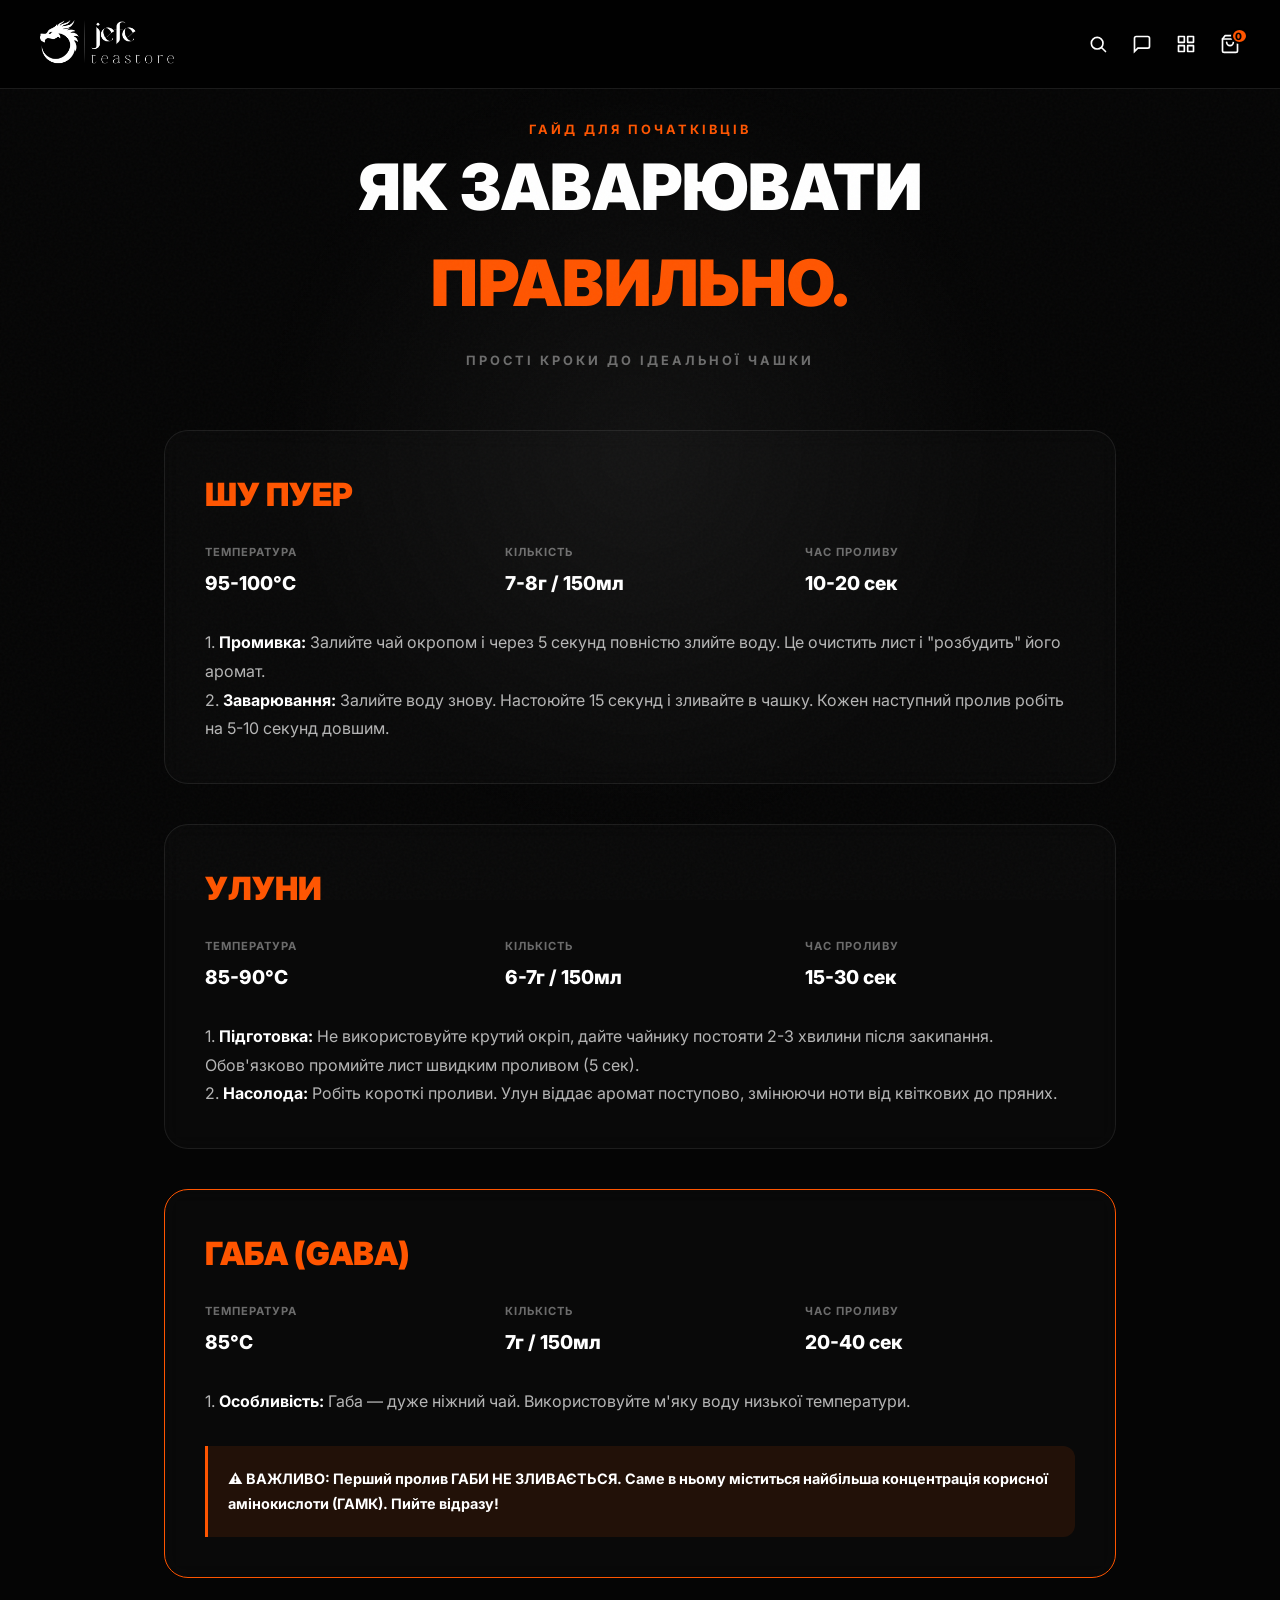
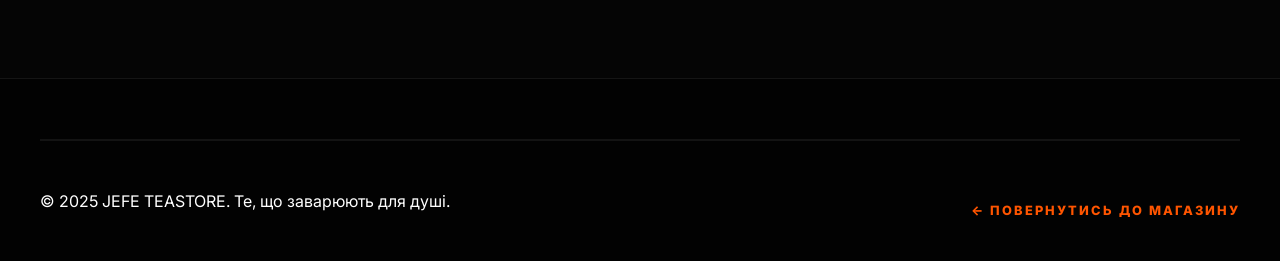
<file: brew.html>
<!DOCTYPE html>
<html lang="uk">
<head>
    <meta charset="UTF-8">
    <meta name="viewport" content="width=device-width, initial-scale=1.0">
    <meta name="description" content="Як заварювати справжній китайський чай: Пуер, Улуни, Габа. Короткий гайд для початківців від jefeteastore.">
    <title>jefeteastore | Як заварювати чай</title>
    <link rel="stylesheet" href="style.css">
    <link href="https://fonts.googleapis.com/css2?family=Inter:wght@400;700;900&display=swap" rel="stylesheet">
    <style>
        :root { --brew-bg: #050505; }
        body { background: var(--brew-bg); padding-top: 120px; color: #fff; }
        .brew-header { text-align: center; max-width: 800px; margin: 0 auto 60px; padding: 0 24px; }
        .brew-header h1 { font-size: clamp(2rem, 7vw, 4rem); font-weight: 900; text-transform: uppercase; margin-bottom: 20px; }
        .brew-header p { color: var(--orange); letter-spacing: 3px; text-transform: uppercase; font-weight: 700; font-size: 0.8rem; }
        
        .brew-container { max-width: 1000px; margin: 0 auto; padding: 0 24px 100px; display: flex; flex-direction: column; gap: 40px; }
        .brew-card { background: rgba(255,255,255,0.02); border: 1px solid rgba(255,255,255,0.08); border-radius: 24px; padding: 40px; backdrop-filter: blur(10px); }
        .brew-card h2 { font-size: 2rem; font-weight: 900; margin-bottom: 25px; color: var(--orange); text-transform: uppercase; }
        
        .brew-steps { display: grid; grid-template-columns: repeat(auto-fit, minmax(200px, 1fr)); gap: 30px; margin-bottom: 30px; }
        .step-item { display: flex; flex-direction: column; gap: 8px; }
        .step-label { font-size: 0.7rem; text-transform: uppercase; opacity: 0.4; letter-spacing: 1px; font-weight: 700; }
        .step-val { font-size: 1.2rem; font-weight: 800; }
        
        .brew-method { line-height: 1.8; color: rgba(255,255,255,0.7); font-size: 1rem; }
        .brew-method strong { color: #fff; }
        .rule-box { margin-top: 30px; padding: 20px; background: rgba(255, 90, 0, 0.1); border-left: 3px solid var(--orange); border-radius: 0 12px 12px 0; }
        .rule-box p { font-size: 0.9rem; font-weight: 700; color: #fff; }

        @media (max-width: 768px) {
            .brew-card { padding: 30px 20px; }
            .brew-steps { grid-template-columns: 1fr 1fr; }
        }
    </style>
</head>
<body>
    <div class="grain"></div>
    <div class="mesh-glow"></div>

    <header>
        <a href="index.html" class="brand">
            <img src="assets/new_logo.png" alt="JEFE" class="brand-img">
        </a>
        <div class="nav-links">
            <!-- 1. Search (Magnifier) -->
            <button class="nav-btn search-toggle-btn" id="search-toggle-btn" onclick="UI.toggleSearch(true)" aria-label="Пошук" style="display: flex; align-items: center; justify-content: center;">
                <svg width="20" height="20" viewBox="0 0 24 24" fill="none" xmlns="http://www.w3.org/2000/svg">
                    <circle cx="11" cy="11" r="7" stroke="currentColor" stroke-width="2"/>
                    <path d="M16.5 16.5L21 21" stroke="currentColor" stroke-width="2" stroke-linecap="round"/>
                </svg>
            </button>
            <!-- 2. Support (Chat Bubble) -->
            <button class="nav-btn" onclick="FooterModal.open('manager')" aria-label="Підтримка" style="display: flex; align-items: center; justify-content: center;">
                <svg width="20" height="20" viewBox="0 0 24 24" fill="none" stroke="currentColor" stroke-width="2">
                    <path d="M21 15a2 2 0 01-2 2H7l-4 4V5a2 2 0 012-2h14a2 2 0 012 2z"/>
                </svg>
            </button>
            <!-- 3. Catalog (Grid Icon) -->
            <div class="dropdown" onclick="this.classList.toggle('active')">
                <button class="nav-btn dropdown-btn">
                    <svg width="20" height="20" viewBox="0 0 24 24" fill="none" stroke="currentColor" stroke-width="2" stroke-linecap="round" stroke-linejoin="round">
                        <rect x="3" y="3" width="7" height="7"></rect><rect x="14" y="3" width="7" height="7"></rect>
                        <rect x="14" y="14" width="7" height="7"></rect><rect x="3" y="14" width="7" height="7"></rect>
                    </svg>
                    <span class="nav-text">Каталог</span>
                </button>
                <div class="dropdown-content">
                    <a href="index.html">Товари</a>
                    <a href="blog.html">Блог</a>
                    <a href="brew.html">Як заварювати</a>
                    <a href="#" onclick="FooterModal.open('contacts')">Контакти</a>
                </div>
            </div>
            <!-- 4. Cart (Bag Icon with Badge) -->
            <button class="nav-btn cart-btn" onclick="UI.toggleSidebar('cart', true)" style="position: relative;">
                <div class="cart-icon-wrapper" style="position: relative; display: flex; align-items: center;">
                    <svg width="22" height="22" viewBox="0 0 24 24" fill="none" stroke="currentColor" stroke-width="2" stroke-linecap="round" stroke-linejoin="round">
                        <path d="M6 2L3 6v14a2 2 0 0 0 2 2h14a2 2 0 0 0 2-2V6l-3-4Z"></path>
                        <line x1="3" y1="6" x2="21" y2="6"></line>
                        <path d="M16 10a4 4 0 0 1-8 0"></path>
                    </svg>
                    <span id="cart-qty" class="cart-badge">0</span>
                </div>
                <span class="nav-text" style="margin-left: 8px;">Кошик</span>
            </button>
        </div>
    </header>

    <main>
        <div class="brew-header">
            <p>Гайд для початківців</p>
            <h1>ЯК ЗАВАРЮВАТИ <span style="color: var(--orange);">ПРАВИЛЬНО.</span></h1>
            <p style="color: rgba(255,255,255,0.4); margin-top: 10px;">Прості кроки до ідеальної чашки</p>
        </div>

        <div class="brew-container">
            <!-- Puerh -->
            <div class="brew-card">
                <h2>Шу Пуер</h2>
                <div class="brew-steps">
                    <div class="step-item"><span class="step-label">Температура</span><span class="step-val">95-100°C</span></div>
                    <div class="step-item"><span class="step-label">Кількість</span><span class="step-val">7-8г / 150мл</span></div>
                    <div class="step-item"><span class="step-label">Час проливу</span><span class="step-val">10-20 сек</span></div>
                </div>
                <div class="brew-method">
                    <p>1. <strong>Промивка:</strong> Залийте чай окропом і через 5 секунд повністю злийте воду. Це очистить лист і "розбудить" його аромат.</p>
                    <p>2. <strong>Заварювання:</strong> Залийте воду знову. Настоюйте 15 секунд і зливайте в чашку. Кожен наступний пролив робіть на 5-10 секунд довшим.</p>
                </div>
            </div>

            <!-- Oolongs -->
            <div class="brew-card">
                <h2>Улуни</h2>
                <div class="brew-steps">
                    <div class="step-item"><span class="step-label">Температура</span><span class="step-val">85-90°C</span></div>
                    <div class="step-item"><span class="step-label">Кількість</span><span class="step-val">6-7г / 150мл</span></div>
                    <div class="step-item"><span class="step-label">Час проливу</span><span class="step-val">15-30 сек</span></div>
                </div>
                <div class="brew-method">
                    <p>1. <strong>Підготовка:</strong> Не використовуйте крутий окріп, дайте чайнику постояти 2-3 хвилини після закипання. Обов'язково промийте лист швидким проливом (5 сек).</p>
                    <p>2. <strong>Насолода:</strong> Робіть короткі проливи. Улун віддає аромат поступово, змінюючи ноти від квіткових до пряних.</p>
                </div>
            </div>

            <!-- Gaba -->
            <div class="brew-card" style="border-color: var(--orange);">
                <h2>ГАБА (Gaba)</h2>
                <div class="brew-steps">
                    <div class="step-item"><span class="step-label">Температура</span><span class="step-val">85°C</span></div>
                    <div class="step-item"><span class="step-label">Кількість</span><span class="step-val">7г / 150мл</span></div>
                    <div class="step-item"><span class="step-label">Час проливу</span><span class="step-val">20-40 сек</span></div>
                </div>
                <div class="brew-method">
                    <p>1. <strong>Особливість:</strong> Габа — дуже ніжний чай. Використовуйте м'яку воду низької температури.</p>
                    <div class="rule-box">
                        <p>⚠️ ВАЖЛИВО: Перший пролив ГАБИ НЕ ЗЛИВАЄТЬСЯ. Саме в ньому міститься найбільша концентрація корисної амінокислоти (ГАМК). Пийте відразу!</p>
                    </div>
                </div>
            </div>
        </div>
    </main>

    <footer class="site-footer">
        <div class="footer-divider"></div>
        <div class="footer-bottom" style="text-align: center; padding: 40px 0;">
            <p>© 2025 JEFE TEASTORE. Те, що заварюють для душі.</p>
            <a href="index.html" style="color: var(--orange); text-decoration: none; font-weight: 800; font-size: 0.8rem; margin-top: 20px; display: inline-block; text-transform: uppercase; letter-spacing: 2px;">← Повернутись до магазину</a>
        </div>
    </footer>

    <script src="script.js" defer></script>
</body>
</html>
</file>
<file: style.css>
/* 
 * JEFE TEASTORE - STABLE PRO EDITION
 * Fixes: Layout overlap, button positioning, naming conventions, and readability.
 */

@import url('https://fonts.googleapis.com/css2?family=Agoka&family=Inter:wght@400;700;900&family=Playfair+Display:ital,wght@0,900;1,900&display=swap');

* {
    box-sizing: border-box;
    margin: 0;
    padding: 0;
}

:root {
    --bg: #000;
    --text: #fff;
    --accent: #fff;
    --orange: #FF5500;
    --border: rgba(255,255,255,0.1);
    --font-heading: 'Agoka', sans-serif;
    --font-body: 'Inter', sans-serif;
    --transition: all 0.6s cubic-bezier(0.16, 1, 0.3, 1);
}

@media (max-width: 820px) {
    :root {
        --surface-color: #000;
        --border-color: rgba(255,255,255,0.15);
        --accent-glow: rgba(255,255,255,0.05);
    }

    /* Simplified mobile scroll lock reset */
    body.no-scroll {
        overflow: hidden !important;
        touch-action: none !important;
    }

    /* Ensure all decorative layers don't block scrolling */
    .grain, .mesh-glow, .bg-glow, .video-bg {
        pointer-events: none !important;
    }

    body { background: #000 !important; }

    /* Performance: Hard-kill heavy effects on mobile */
    .grain, .mesh-glow, .cursor { display: none !important; }

    /* Fix Header Icons Alignment */
    header {
        padding: 15px 20px !important;
        background: rgba(0,0,0,0.8) !important;
        backdrop-filter: blur(15px) !important;
    }

    .nav-links {
        display: flex !important;
        gap: 12px !important;
        align-items: center !important;
    }

    .nav-btn {
        width: 38px !important;
        height: 38px !important;
        padding: 0 !important;
        display: flex !important;
        align-items: center !important;
        justify-content: center !important;
        background: rgba(255,255,255,0.08) !important;
        border: 1px solid rgba(255,255,255,0.1) !important;
        border-radius: 50% !important;
    }

    .nav-btn svg { width: 18px !important; height: 18px !important; }

    /* Dropdown logic for mobile (simplified header) */
    .dropdown { display: flex; align-items: center; } 

    /* Premium 2-Column Grid */
    #product-grid {
        display: grid !important;
        grid-template-columns: repeat(2, 1fr) !important;
        gap: 12px !important;
        padding: 0 !important;
    }

    .card {
        border-radius: 14px !important;
        background: #080808 !important;
        border: 1px solid var(--border-color) !important;
        padding: 8px !important;
    }

    .card-media { border-radius: 10px !important; }

    .card-title {
        font-size: 0.85rem !important;
        font-weight: 700 !important;
        line-height: 1.3 !important;
        height: 2.6em !important;
        overflow: hidden;
    }

    .card-price {
        font-size: 0.95rem !important;
        font-weight: 500 !important;
        color: #fff !important;
    }

    /* Premium Bottom-sheet Sidebar for Mobile */
    .sidebar {
        top: 0 !important;
        height: 100% !important;
        display: flex !important;
        flex-direction: column !important;
        justify-content: flex-end !important;
    }

    .sidebar-content::before {
        content: "";
        position: absolute;
        top: 10px;
        left: 50%;
        transform: translateX(-50%);
        width: 40px;
        height: 4px;
        background: rgba(255,255,255,0.2);
        border-radius: 2px;
        z-index: 10;
    }

    .sidebar-content {
        position: fixed !important;
        top: 0 !important;
        left: 0 !important;
        width: 100% !important;
        max-width: 100% !important;
        height: 100vh !important;
        max-height: 100vh !important;
        border-radius: 0 !important;
        background: #0a0a0a !important;
        border-top: none !important;
        padding: 80px 0 0 !important; /* Start below the main header area */
        transform: translateY(100%) !important;
        transition: transform 0.4s cubic-bezier(0.16, 1, 0.3, 1) !important;
        margin: 0 !important;
        overflow: hidden !important;
    }

    .sidebar-body {
        padding: 20px 15px !important;
        width: 100% !important;
    }

    .sidebar-footer {
        padding: 20px 15px !important;
        width: 100% !important;
        background: #050505 !important;
        border-top: 1px solid rgba(255,255,255,0.05) !important;
    }

    .cart-actions-vertical, .checkout-fields {
        width: 100% !important;
        display: flex !important;
        flex-direction: column !important;
        gap: 12px !important;
    }

    .btn-checkout-white, .btn-continue-white, .btn-buy, .btn-checkout {
        width: 100% !important;
        max-width: 100% !important;
        margin-left: 0 !important;
        margin-right: 0 !important;
        justify-content: center !important;
    }

    .sidebar.active .sidebar-content {
        transform: translateY(0) !important;
    }

    .sidebar-overlay {
        backdrop-filter: blur(8px) !important;
        background: rgba(0,0,0,0.8) !important;
    }
}

* {
    margin: 0;
    padding: 0;
    box-sizing: border-box;
}

html, body {
    width: 100%;
    max-width: 100%;
    overflow-x: hidden;
}

body {
    background: var(--bg);
    color: var(--text);
    font-family: var(--font-body);
    overflow-x: hidden;
    line-height: 1.5;
    -webkit-font-smoothing: antialiased;
}

body.no-scroll {
    overflow: hidden !important;
    touch-action: none !important;
}

.grain {
    position: fixed;
    top: 0;
    left: 0;
    width: 100%;
    height: 100%;
    z-index: 50;
    pointer-events: none;
    opacity: 0.03;
    background-image: url("data:image/svg+xml,%3Csvg viewBox='0 0 400 400' xmlns='http://www.w3.org/2000/svg'%3E%3Cfilter id='noiseFilter'%3E%3CfeTurbulence type='fractalNoise' baseFrequency='0.85' numOctaves='3' stitchTiles='stitch'/%3E%3C/filter%3E%3Crect width='100%25' height='100%25' filter='url(%23noiseFilter)'/%3E%3C/svg%3E");
}

.mesh-glow {
    position: fixed;
    top: 0;
    left: 0;
    width: 100%;
    height: 100%;
    z-index: -1;
    background: radial-gradient(circle at var(--x, 50%) var(--y, 50%), rgba(255, 255, 255, 0.05) 0%, transparent 50%);
    pointer-events: none;
}

.cursor {
    position: fixed;
    width: 20px;
    height: 20px;
    background: var(--accent);
    border-radius: 50%;
    pointer-events: none;
    z-index: 9999;
    mix-blend-mode: difference;
    transition: transform 0.1s ease-out, width 0.3s, height 0.3s, background-color 0.3s;
    transform: translate3d(-50%, -50%, 0);
}

.cursor.hover {
    width: 60px;
    height: 60px;
    background: #fff;
}

@media (pointer: coarse) {
    .cursor {
        display: none !important;
    }
}

/* Header - More Robust Navigation */
header {
    position: fixed;
    top: 0;
    width: 100%;
    padding: 20px 40px;
    display: flex;
    justify-content: space-between;
    align-items: center;
    z-index: 1000; /* Header stays high but below full-screen modals */
    background: rgba(0, 0, 0, 0.8);
    backdrop-filter: blur(15px);
    border-bottom: 1px solid var(--border);
}

.brand {
    display: flex;
    align-items: center;
    gap: 15px;
    text-decoration: none;
    color: #fff;
}

.brand-img {
    height: 48px; /* Slightly bigger for visibility */
    width: auto;
    transition: transform 0.3s;
}

.brand:hover .brand-img {
    transform: scale(1.05);
}

.brand-logo {
    font-family: var(--font-body);
    font-size: 1.2rem;
    font-weight: 900;
    text-transform: uppercase;
    letter-spacing: -0.5px;
}

.nav-links {
    display: flex;
    gap: 20px;
    align-items: center;
}

.nav-btn {
    font-size: 0.8rem;
    font-weight: 700;
    letter-spacing: 2px;
    text-transform: uppercase;
    background: none;
    border: none;
    color: #fff;
    cursor: pointer;
    transition: color 0.3s;
}

.nav-btn:hover { color: var(--orange); }

/* Dropdown */
.dropdown {
    position: relative;
    display: inline-block;
}

.dropdown-content {
    display: none;
    position: absolute;
    top: 100%;
    right: 0;
    background-color: var(--bg);
    min-width: 160px;
    border: 1px solid var(--border);
    border-top: none;
    z-index: 100;
}

.dropdown-content a {
    color: var(--text);
    padding: 12px 16px;
    text-decoration: none;
    display: block;
    font-family: var(--font-body);
    text-transform: uppercase;
    font-size: 0.9rem;
    border-bottom: 1px solid var(--border);
    transition: var(--transition);
}

.dropdown-content a:last-child {
    border-bottom: none;
}

.dropdown-content a:hover {
    background-color: #222;
    color: var(--orange);
    padding-left: 20px;
}

.dropdown-content.active,
.dropdown.active .dropdown-content {
    display: block;
}

#cart-qty {
    color: var(--orange);
}

/* Hero Section - Fixed overlapping and scaling */
.hero {
    min-height: 100vh;
    height: 100vh; /* Default */
    display: flex;
    flex-direction: column;
    justify-content: center;
    align-items: center;
    padding: 10vh 20px 10vh; 
    text-align: center;
    position: relative;
    z-index: 10;
    perspective: 1000px;
    overflow: hidden;
}

@keyframes titleReveal {
    from {
        opacity: 0;
        transform: translateY(40px);
    }
    to {
        opacity: 1;
        transform: translateY(0);
    }
}

.sr-only {
    position: absolute;
    width: 1px;
    height: 1px;
    padding: 0;
    margin: -1px;
    overflow: hidden;
    clip: rect(0, 0, 0, 0);
    white-space: nowrap;
    border-width: 0;
}

.hero-bg-img {
    width: 1200px;
    max-width: 90vw;
    height: auto;
    object-fit: contain;
    margin-bottom: 5px;
    opacity: 0;
    z-index: 10;
    animation: titleReveal 1.2s cubic-bezier(0.16, 1, 0.3, 1) 0.5s forwards;
    filter: drop-shadow(0 0 15px rgba(255, 255, 255, 0.15));
}

.hero-subtext {
    margin-top: -5px; 
    font-size: 1.1rem;
    letter-spacing: 6px;
    color: var(--orange);
    opacity: 0;
    text-transform: uppercase;
    z-index: 10;
    font-weight: 400;
    animation: titleReveal 1.2s cubic-bezier(0.16, 1, 0.3, 1) 0.8s forwards;
}

.hero-main-title.active + .hero-subtext {
    animation: titleReveal 1.2s cubic-bezier(0.16, 1, 0.3, 1) 0.3s forwards;
}

.hero-cat-links {
    margin-top: 40px;
    display: flex;
    gap: 12px;
    opacity: 0;
    animation: fadeIn 1s ease forwards 1s; /* delayed reveal */
    flex-wrap: wrap;
    justify-content: center;
    position: relative;
    z-index: 20;
}

@keyframes fadeIn {
    from { opacity: 0; transform: translateY(10px); }
    to { opacity: 1; transform: translateY(0); }
}

@keyframes revealUp {
    from { opacity: 0; transform: translateY(30px); }
    to { opacity: 1; transform: translateY(0); }
}

.hcat-pill {
    padding: 8px 20px;
    background: rgba(255,255,255,0.03);
    border: 1px solid rgba(255,255,255,0.08);
    border-radius: 100px;
    font-size: 0.75rem;
    font-weight: 600;
    text-transform: uppercase;
    letter-spacing: 1.5px;
    color: rgba(255,255,255,0.5);
    text-decoration: none;
    transition: all 0.4s cubic-bezier(0.16, 1, 0.3, 1);
}

.hcat-pill:hover {
    background: rgba(255,255,255,0.06);
    border-color: var(--orange);
    color: #fff;
    transform: translateY(-2px);
    box-shadow: 0 4px 15px rgba(255,85,0,0.15);
}

/* Collection Grid */
.collection {
    padding: 80px 40px;
    scroll-margin-top: 40px; /* Tighter offset according to user feedback */
    background: #000;
    position: relative;
    z-index: 20;
}

.section-head {
    position: sticky;
    top: 88px; /* Correct header height */
    z-index: 1000;
    background: #000;
    display: flex;
    flex-direction: column;
    gap: 15px; /* Consistent gap between title and filters */
    margin: 0 0 15px; /* Balanced spacing before products */
    padding: 15px 0;
}

@media (max-width: 768px) {
    .section-head {
        top: 88px;
        padding: 15px 0;
        margin-bottom: 20px;
    }
}

.section-head .section-title {
    margin-bottom: 0; /* Rely on flex gap instead */
}

/* Category filter tabs */
.cat-filter-tabs {
    display: flex;
    flex-wrap: wrap;
    gap: 8px;
}

.cat-tab {
    background: transparent;
    border: 1px solid rgba(255,255,255,0.15);
    color: rgba(255,255,255,0.5);
    font-family: var(--font-body), sans-serif;
    font-size: 0.7rem;
    font-weight: 700;
    letter-spacing: 2px;
    text-transform: uppercase;
    padding: 8px 18px;
    border-radius: 40px;
    cursor: pointer;
    transition: all 0.22s ease;
}

.cat-tab:hover {
    border-color: rgba(255,255,255,0.4);
    color: #fff;
}

.cat-tab.active {
    background: var(--orange);
    border-color: var(--orange);
    color: #000;
}


.section-label {
    font-size: 0.7rem;
    letter-spacing: 5px;
    text-transform: uppercase;
    color: var(--accent);
    margin-bottom: 10px;
}

.section-title {
    font-family: var(--font-body);
    font-size: 4rem;
    font-weight: 900;
    text-transform: uppercase;
}

/* Collection Grid */


.product-grid {
    display: grid;
    grid-template-columns: repeat(auto-fill, minmax(280px, 1fr));
    gap: 30px;
    padding: 20px 0;
}

@media (max-width: 1024px) {
    .product-grid {
        grid-template-columns: repeat(2, 1fr) !important;
        gap: 16px;
    }
}

@media (max-width: 500px) {
    .product-grid {
        grid-template-columns: repeat(2, 1fr) !important;
        gap: 12px;
    }
}

.card {
    position: relative;
    cursor: pointer;
    padding: 24px 16px;
    border: 1px solid rgba(255,255,255,0.12);
    border-radius: 12px;
    background: rgba(255,255,255,0.015);
    transition: all 0.3s cubic-bezier(0.25, 0.46, 0.45, 0.94);
    display: flex;
    flex-direction: column;
    align-items: center;
    text-align: center;
}

.card:hover {
    border-color: rgba(255,255,255,0.3);
    background: rgba(255,255,255,0.04);
    transform: translateY(-5px);
    box-shadow: 0 12px 40px rgba(0,0,0,0.5);
}

.card-add-btn {
    margin-top: 18px;
    width: 100%;
    background: rgba(255,255,255,0.05);
    color: #fff;
    border: 1px solid rgba(255,255,255,0.1);
    padding: 10px 0;
    border-radius: 8px;
    font-size: 0.72rem;
    font-weight: 700;
    text-transform: uppercase;
    letter-spacing: 1.5px;
    cursor: pointer;
    transition: all 0.25s ease;
}

.card:hover .card-add-btn {
    background: #fff;
    border-color: #fff;
    color: #000;
}

.card-media {
    width: 100%;
    aspect-ratio: 1;
    background: var(--surface);
    overflow: hidden;
    border-radius: 6px;
    margin-bottom: 18px;
    position: relative;
    /* Shimmer effect background */
    background: linear-gradient(
        90deg, 
        rgba(255,255,255,0) 0, 
        rgba(255,255,255,0.03) 50%, 
        rgba(255,255,255,0) 100%
    );
    background-size: 200% 100%;
    animation: shimmer 1.5s infinite;
}

@keyframes shimmer {
    0% { background-position: 200% 0; }
    100% { background-position: -200% 0; }
}

.card-media img {
    width: 100%;
    height: 100%;
    object-fit: cover;
    transition: opacity 0.6s cubic-bezier(0.16, 1, 0.3, 1), transform 0.6s cubic-bezier(0.16, 1, 0.3, 1);
    background-size: cover;
    background-position: center;
}

.img-secondary {
    position: absolute;
    top: 0;
    left: 0;
    opacity: 0;
}

.card:hover .card-media img {
    transform: scale(1.05);
}

.card:hover .has-hover .img-primary {
    opacity: 0;
}

.card:hover .has-hover .img-secondary {
    opacity: 1;
}

.card-info {
    display: flex;
    flex-direction: column;
    align-items: center;
    gap: 8px;
    margin-top: auto;
}

.card-title {
    font-family: var(--font-body);
    font-size: 1.1rem;
    font-weight: 900;
    text-transform: uppercase;
    line-height: 1.15;
}

.card-price {
    font-weight: 500;
    font-size: 1.05rem;
    color: var(--orange);
    letter-spacing: 0.5px;
}

.card-cat {
    font-size: 0.58rem;
    letter-spacing: 2px;
    opacity: 0.35;
    text-transform: uppercase;
    margin-bottom: 10px;
}

/* Badges */
.badge {
    position: absolute;
    top: 12px;
    left: 12px;
    z-index: 15;
    padding: 4px 10px;
    border-radius: 4px;
    font-size: 0.6rem;
    font-weight: 800;
    text-transform: uppercase;
    letter-spacing: 1.2px;
    backdrop-filter: blur(8px);
    pointer-events: none;
    animation: fadeIn 0.4s ease forwards;
}

.badge-new {
    border: 1px solid rgba(255, 255, 255, 0.4);
    color: #fff;
    background: rgba(255, 255, 255, 0.05);
}

.badge-hit {
    border: 1px solid rgba(255, 85, 0, 0.5);
    color: var(--orange);
    background: rgba(255, 85, 0, 0.05);
    box-shadow: 0 4px 15px rgba(255, 85, 0, 0.1);
}

.badge-sale {
    background: var(--orange);
    color: #000;
    border: 1px solid var(--orange);
    font-weight: 900;
}

/* Responsive card widths */
@media (max-width: 1100px) {
    .card { flex: 0 0 calc(33.333% - 11px); }
}

@media (max-width: 720px) {
    .product-grid {
        grid-template-columns: repeat(2, 1fr) !important;
        gap: 12px;
        padding: 0 !important;
    }

    .card { 
        flex-direction: column;
        border-radius: 12px;
    }
    
    .card-media {
        flex: none;
        width: 100%;
        border-radius: 12px 12px 0 0 !important;
    }

    .card-info {
        padding: 12px 10px;
        text-align: center;
        align-items: center;
        gap: 4px;
    }

    .card-title { font-size: 0.82rem; min-height: 2.5em; text-align: center; margin-bottom: auto; }
    .card-price { font-size: 1rem; margin-bottom: 8px; }
    .card-add-btn { font-size: 0.65rem; padding: 10px 0; margin: 0; }
}


/* Sidebar - Box (Cart) */
/* Sidebar Layout Structure */
.sidebar {
    position: fixed;
    top: 88px; /* Under normal header height */
    right: 0;
    width: 100%;
    height: calc(100vh - 88px); /* Fill remaining space */
    z-index: 12400;
    visibility: hidden;
}

.sidebar.active { visibility: visible; }

.sidebar-overlay {
    position: absolute;
    top: 0;
    left: 0;
    width: 100%;
    height: 100%;
    background: rgba(0,0,0,0.8);
    backdrop-filter: blur(10px);
}

.sidebar-content {
    position: absolute;
    top: 0;
    right: 0;
    width: 440px;
    max-width: 90%;
    height: 100%;
    background: #000;
    border-left: 1px solid var(--border);
    transition: transform 0.6s cubic-bezier(0.16, 1, 0.3, 1);
    transform: translateX(100%);
    padding: 0;
    display: flex;
    flex-direction: column;
    z-index: 10002;
    overscroll-behavior: contain;
}

@media (max-width: 768px) {
    .sidebar-content {
        width: 100%;
        max-width: 100%;
        border: none;
        padding-top: env(safe-area-inset-top);
    }
    
    .sidebar-header {
        padding: 30px 20px;
        border-bottom: 1px solid #111;
    }
    
    .sidebar-header .nav-btn {
    width: 44px;
    height: 44px;
    display: flex;
    align-items: center;
    justify-content: center;
    background: #111;
    border-radius: 50%;
}
    
    .sidebar-header h3 {
        font-size: 2rem;
        font-weight: 900;
        text-transform: uppercase;
    }

    .checkout-fields {
        gap: 25px;
        padding: 10px;
    }

    .c-field input, .c-field textarea {
        padding: 18px;
        font-size: 1rem;
        background: #0d0d0d;
    }

    .sidebar-footer {
        padding: 20px;
        border-top: 1px solid #111;
        background: #000;
        padding-bottom: calc(20px + env(safe-area-inset-bottom));
    }
}

.sidebar.active .sidebar-content { transform: translateX(0); }

/* Sidebar Header, Body, Footer */
.sidebar-header {
    flex: 0 0 auto;
    padding: 30px 40px;
    display: flex;
    justify-content: space-between;
    align-items: center;
    border-bottom: 1px solid rgba(255,255,255,0.08);
}

.sidebar-header h3 {
    font-family: var(--font-body);
    font-weight: 900;
    font-size: 1.8rem;
    text-transform: uppercase;
}

.sidebar-header .nav-btn {
    font-size: 2.5rem; /* Large, prominent close X */
    line-height: 1;
    display: flex;
    align-items: center;
    justify-content: center;
    transition: transform 0.3s ease;
}

.sidebar-header .nav-btn:hover {
    transform: scale(1.1);
    color: var(--orange);
}

.sidebar-body {
    flex: 1 1 auto;
    overflow-y: auto;
    padding: 40px;
    -webkit-overflow-scrolling: touch;
}

.sidebar-footer {
    flex: 0 0 auto;
    padding: 30px 40px;
    border-top: 1px solid rgba(255,255,255,0.08);
    background: #000;
}

/* Cart Items V2 */
.cart-item {
    display: flex;
    align-items: center;
    gap: 15px;
    padding: 20px 0;
    border-bottom: 1px solid rgba(255, 255, 255, 0.05);
}

.cart-item-img {
    width: 50px;
    height: 50px;
    border-radius: 8px;
    object-fit: cover;
    background: #111;
}

.cart-item-info {
    flex: 1;
    display: flex;
    flex-direction: column;
    gap: 4px;
}

.cart-item-name {
    font-weight: 700;
    font-size: 0.95rem;
    color: #fff;
    line-height: 1.2;
}

.cart-item-meta {
    font-size: 0.75rem;
    color: rgba(255, 255, 255, 0.4);
}

.cart-item-right {
    display: flex;
    align-items: center;
    gap: 16px;
    text-align: right;
}

.cart-item-price {
    font-family: var(--font-body);
    font-weight: 900;
    font-size: 1rem;
    color: #fff;
    white-space: nowrap;
}

.btn-cart-remove {
    width: 32px;
    height: 32px;
    border-radius: 50%;
    background: rgba(255, 255, 255, 0.08);
    border: 1px solid rgba(255, 255, 255, 0.1);
    color: rgba(255, 255, 255, 0.6);
    display: flex;
    align-items: center;
    justify-content: center;
    cursor: pointer;
    transition: all 0.3s cubic-bezier(0.2, 0, 0, 1);
    padding: 0;
    backdrop-filter: blur(8px);
    -webkit-backdrop-filter: blur(8px);
}

.btn-cart-remove:hover {
    background: rgba(255, 68, 68, 0.15);
    border-color: rgba(255, 68, 68, 0.3);
    color: #ff4444;
    transform: scale(1.1);
}

.sidebar-total {
    display: flex;
    justify-content: space-between;
    font-size: 1.5rem;
    margin-bottom: 25px;
    font-weight: 800;
    color: #fff; /* White as requested */
}

.sidebar-total span:nth-child(2) {
    font-weight: 900;
}

/* Detail View - Modal beneath header */
.detail-view {
    position: fixed;
    top: 0;
    left: 0;
    width: 100%;
    height: 100%;
    z-index: 10003;
    background: rgba(0, 0, 0, 0.85); /* Slightly transparent for depth */
    backdrop-filter: blur(10px);
    -webkit-backdrop-filter: blur(10px);
    transform: translateY(100%);
    transition: transform 0.6s cubic-bezier(0.16, 1, 0.3, 1);
    display: grid;
    place-items: center;
    padding: 40px 20px;
    overflow-y: auto;
}

@media (max-width: 820px) {
    .detail-view {
        display: block; /* Critical for scroll on mobile */
        padding: 0; /* Full width/height on mobile */
    }
}

.detail-view.active { transform: translateY(0); }

.detail-header {
    position: absolute;
    top: 30px;
    right: 30px; /* More breathing room from edges */
    z-index: 100;
    background: transparent;
    padding: 0;
    pointer-events: none;
    display: block;
}

.detail-header .nav-btn.close-btn {
    pointer-events: auto;
    width: 36px;
    height: 36px;
    display: grid;
    place-items: center; /* More robust centering for SVG */
    background: rgba(0, 0, 0, 0.45);
    backdrop-filter: blur(12px);
    -webkit-backdrop-filter: blur(12px);
    border: 1px solid rgba(255, 255, 255, 0.12);
    border-radius: 50%;
    color: #fff;
    cursor: pointer;
    transition: all 0.3s cubic-bezier(0.2, 0, 0, 1);
    padding: 0;
    margin: 0;
    box-sizing: border-box;
    appearance: none;
    -webkit-appearance: none;
    outline: none;
}

.detail-header .nav-btn.close-btn svg {
    display: block;
    width: 20px;
    height: 20px;
    margin: 0;
    padding: 0;
}

.detail-header .nav-btn.close-btn:hover {
    background: rgba(0, 0, 0, 0.7);
    transform: scale(1.1);
    border-color: rgba(255, 255, 255, 0.3);
}

.detail-container {
    max-width: 1200px;
    margin: 0 auto;
    padding: 0 40px 100px;
    display: grid;
    grid-template-columns: 1fr 1fr;
    gap: 60px;
    align-items: flex-start;
}

.detail-info {
    display: flex;
    flex-direction: column;
    align-items: center;
    text-align: center;
    justify-content: center;
}

.detail-info h2 {
    font-family: var(--font-body);
    font-size: 2.8rem;
    font-weight: 900;
    line-height: 1.1;
    margin-bottom: 16px;
    text-transform: uppercase;
}

.detail-price {
    font-family: var(--font-body);
    font-size: 2.2rem;
    font-weight: 900;
    color: #fff;
    margin: 0;
    text-align: center;
    width: 100%;
}

/* ─── V2 Detail Card ─────────────────────────── */

.detail-container--v2 {
    max-width: 1100px;
    width: 95%;
    margin: auto;
    padding: 0;
    background: transparent !important;
    border: none !important;
    border-radius: 0 !important;
    box-shadow: none !important;
    display: grid;
    grid-template-columns: 1fr 1.15fr;
    overflow: visible;
    align-items: stretch;
}

.detail-media {
    width: 100%;
    background: #000 !important;
    position: relative;
    display: flex;
    flex-direction: column;
    justify-content: flex-start;
    padding-top: 132px; /* Aligned with product title baseline */
    min-height: auto;
    border: none !important;
    border-radius: 0 !important;
}

.img-slider {
    width: 100%;
    aspect-ratio: 1 / 1 !important; /* Strict square frame */
    overflow: hidden;
    height: auto !important; /* Prevent stretching to match description height */
}

.img-slider-track, .img-slide {
    width: 100%;
    height: 100%;
}

.img-slide img {
    width: 100%;
    height: 100%;
    object-fit: cover;
    display: block;
}

.detail-info--v2 {
    display: flex;
    flex-direction: column;
    align-items: center;
    text-align: center;
    padding: 80px 60px;
    gap: 32px;
    justify-content: flex-start; /* Ensure it starts at the top padding */
}

@media (max-width: 900px) {
    .detail-container--v2 {
        display: flex;
        flex-direction: column;
        width: 100% !important;
        max-width: 100vw !important; /* Prevent ANY overflow */
        margin: 0 !important;
        border-radius: 0 !important;
        border: none !important;
        box-sizing: border-box !important;
    }

    .detail-media {
        width: 100%;
        aspect-ratio: 1;
        padding-top: 0; 
        min-height: 0 !important; /* Prevent desktop min-height from creating gaps */
    }

    .detail-info--v2 {
        padding: 24px 32px 60px; /* Restored top gap for the badge */
        gap: 20px;
    }
    
    .dp-content-top, .dp-content-bottom {
        gap: 24px !important;
    }

    .dp-block, .dp-purchase {
        margin: 0 !important;
    }
}

.dp-content-top {
    display: flex;
    flex-direction: column;
    gap: 32px;
}

.dp-content-bottom {
    display: flex;
    flex-direction: column;
    gap: 32px;
}

/* Top internal section */
.dp-top { display: flex; flex-direction: column; gap: 24px; } /* Balanced gaps around description */

.dp-meta {
    display: flex;
    align-items: center;
    justify-content: center;
    gap: 12px;
    flex-wrap: wrap;
    width: 100%;
}

.dp-cat {
    font-size: 0.6rem;
    font-weight: 700;
    letter-spacing: 3px;
    text-transform: uppercase;
    color: var(--orange);
    border: 1px solid rgba(255,85,0,0.4);
    padding: 4px 10px;
    border-radius: 3px;
}

.dp-origin {
    display: flex;
    align-items: center;
    justify-content: center;
    gap: 5px;
    font-size: 0.72rem;
    color: rgba(255,255,255,0.45);
    letter-spacing: 0.5px;
}

.dp-name {
    font-family: var(--font-body);
    font-size: 2.4rem;
    font-weight: 900;
    line-height: 1.1;
    text-transform: uppercase;
    margin: 0;
    word-break: break-word;
}

.dp-desc {
    font-size: 0.92rem;
    line-height: 1.8;
    color: rgba(255,255,255,0.58);
    margin: 0;
    word-break: break-word;
}

/* Brew guide */
.dp-block {
    display: flex;
    flex-direction: column;
    align-items: center;
    gap: 12px;
    width: 100%;
}

.dp-label {
    font-size: 0.58rem;
    font-weight: 700;
    letter-spacing: 3px;
    text-transform: uppercase;
    color: rgba(255,255,255,0.35);
}

.dp-brew-grid {
    display: grid;
    grid-template-columns: repeat(4, 1fr);
    gap: 8px;
}

.dp-brew-card {
    background: rgba(255,255,255,0.04);
    border: 1px solid rgba(255,255,255,0.07);
    border-radius: 8px;
    padding: 14px 10px;
    display: flex;
    flex-direction: column;
    align-items: center;
    gap: 6px;
    transition: border-color 0.2s;
}

.dp-brew-card:hover { border-color: rgba(255,255,255,0.18); }

.dp-brew-icon { font-size: 1.3rem; line-height: 1; }

.dp-brew-value {
    font-size: 0.95rem;
    font-weight: 900;
    letter-spacing: 0.5px;
    color: #fff;
}

.dp-brew-label {
    font-size: 0.58rem;
    letter-spacing: 1px;
    color: rgba(255,255,255,0.4);
    text-align: center;
}

.dp-brew-notes {
    font-size: 0.78rem;
    line-height: 1.7;
    color: rgba(255,255,255,0.4);
    border-left: 2px solid rgba(255,85,0,0.4);
    padding-left: 12px;
    margin: 0;
    font-style: italic;
}

/* Purchase row */
.dp-purchase {
    display: flex;
    flex-direction: column;
    align-items: center;
    gap: 16px;
    margin: 0; /* Reset margin to match other section gaps (32px from parent) */
    width: 100%;
}

.dp-price-label {
    font-size: 0.58rem;
    font-weight: 700;
    letter-spacing: 2px;
    text-transform: uppercase;
    color: rgba(255,255,255,0.35);
    margin-bottom: 4px;
}

.dp-price-wrap { 
    flex-shrink: 0; 
    display: flex;
    justify-content: center;
    width: 100%;
}

.dp-purchase .btn-buy {
    width: 100%;
    display: flex;
    align-items: center;
    justify-content: center;
    gap: 10px;
    margin-bottom: 0;
}

/* No image fallback */
.detail-no-img {
    width: 100%;
    aspect-ratio: 1;
    background: #111;
    border: 1px solid var(--border);
    display: flex;
    align-items: center;
    justify-content: center;
    color: rgba(255,255,255,0.15);
}

@media (max-width: 820px) {
    .card { 
        flex: 0 0 calc(100%); 
        padding: 30px 20px; 
        max-width: 400px;
        margin: 0 auto;
    }
    .card-title { font-size: 1.2rem; }
    .card-price { font-size: 1.1rem; }
    .card-add-btn { margin-top: 18px; }
}



/* =============================================
   IMAGE SLIDER (Detail modal)
   ============================================= */

.img-slider {
    position: relative;
    width: 100%;
    aspect-ratio: 1 / 1;
    overflow: hidden;
    border: 1px solid var(--border);
    background: #0a0a0a;
    user-select: none;
    border-radius: 8px;
}

.img-slider-track {
    display: flex;
    height: 100%;
    transition: transform 0.42s cubic-bezier(0.16, 1, 0.3, 1);
    will-change: transform;
}

.img-slide {
    flex: 0 0 100%;
    width: 100%;
    height: 100%;
    position: relative;
    background: transparent; /* Removed shimmer gradient */
}

.img-slide img {
    width: 100%;
    height: 100%;
    display: block;
    object-fit: contain; /* Show 100% of the image without cropping */
}

/* Arrow buttons */
.img-slider-btn {
    position: absolute;
    top: 50%;
    transform: translateY(-50%);
    width: 40px;
    height: 40px;
    background: rgba(0,0,0,0.55);
    border: 1px solid rgba(255,255,255,0.15);
    border-radius: 50%;
    color: #fff;
    display: flex;
    align-items: center;
    justify-content: center;
    cursor: pointer;
    transition: background 0.2s, border-color 0.2s;
    z-index: 10;
    backdrop-filter: blur(6px);
}

.img-slider-btn:hover {
    background: rgba(0,0,0,0.8);
    border-color: rgba(255,255,255,0.4);
}

.img-slider-prev { left: 12px; }
.img-slider-next { right: 12px; }

/* Dot indicators */
.img-slider-dots {
    position: absolute;
    bottom: 12px;
    left: 50%;
    transform: translateX(-50%);
    display: flex;
    gap: 6px;
    z-index: 10;
}

.img-dot {
    width: 6px;
    height: 6px;
    border-radius: 50%;
    background: rgba(255,255,255,0.35);
    border: none;
    cursor: pointer;
    transition: all 0.25s;
    padding: 0;
}

.img-dot.active {
    background: #fff;
    width: 18px;
    border-radius: 3px;
}

/* Thumbnail strip */
.img-slider-thumbs {
    display: flex;
    gap: 6px;
    padding: 8px 0 0;
    overflow-x: auto;
    scrollbar-width: none;
}

.img-slider-thumbs::-webkit-scrollbar { display: none; }

.img-thumb {
    flex-shrink: 0;
    width: 56px;
    height: 56px;
    border: 2px solid transparent;
    border-radius: 4px;
    overflow: hidden;
    cursor: pointer;
    opacity: 0.5;
    transition: all 0.25s;
}

.img-thumb.active {
    border-color: var(--orange);
    opacity: 1;
}

.img-thumb:hover { opacity: 0.8; }

.img-thumb img {
    width: 100%;
    height: 100%;
    object-fit: cover;
    display: block;
}


.btn-buy {
    width: 100%;
    padding: 22px;
    background: #fff; /* Changed to white as requested */
    color: #000;
    border: none;
    font-weight: 800;
    text-transform: uppercase;
    letter-spacing: 2px;
    cursor: pointer;
    font-family: var(--font-body); /* Standard site font */
    transition: var(--transition);
}

.btn-buy:hover {
    background: rgba(255, 255, 255, 0.9);
    transform: translateY(-2px);
}

/* Weight variant buttons */
.detail-variants {
    display: flex;
    gap: 12px;
    flex-wrap: wrap;
    justify-content: center;
    margin-bottom: 0px;
}

.weight-btn {
    padding: 10px 24px;
    border: 1px solid var(--border);
    background: rgba(255,255,255,0.05);
    color: #fff;
    font-family: var(--font-body);
    font-size: 0.85rem;
    font-weight: 700;
    letter-spacing: 2px;
    cursor: pointer;
    border-radius: 50px;
    transition: var(--transition);
}

.weight-btn:hover {
    border-color: #fff;
    background: rgba(255,255,255,0.1);
}

.weight-btn.active {
    background: #fff;
    border-color: #fff;
    color: #000;
}

.btn-checkout {
    width: 100%;
    padding: 20px;
    background: #fff;
    color: #000;
    border: none;
    font-weight: 800;
    text-transform: uppercase;
    letter-spacing: 2px;
    margin-top: 20px;
    cursor: pointer;
    font-family: var(--font-body);
    transition: var(--transition);
}

.btn-checkout:hover {
    background: rgba(255, 255, 255, 0.9);
    transform: translateY(-2px);
}

/* Category List Styling */
.cat-item {
    font-family: 'Inter', sans-serif;
    font-size: 2.5rem;
    font-weight: 900;
    text-transform: uppercase;
    color: #fff;
    text-decoration: none;
    transition: var(--transition);
    opacity: 0.6;
    cursor: pointer;
}

.cat-item:hover {
    opacity: 1;
    color: var(--accent);
    padding-left: 20px;
}

/* Removed .char styles as title is now static */

/* Stacked Buttons */
.cart-actions-vertical, .added-actions {
    display: flex;
    flex-direction: column;
    gap: 12px;
    width: 100%;
}

.btn-checkout-white {
    width: 100%;
    padding: 20px;
    background: #fff;
    color: #000;
    border: none;
    font-family: var(--font-body), sans-serif;
    font-weight: 800;
    text-transform: uppercase;
    letter-spacing: 2px;
    cursor: pointer;
    border-radius: 8px;
    transition: var(--transition);
}

.btn-checkout-white:hover {
    background: rgba(255,255,255,0.9);
    transform: translateY(-2px);
}

.btn-continue-white {
    width: 100%;
    padding: 18px;
    background: transparent;
    color: #fff;
    border: 1px solid rgba(255,255,255,0.3);
    font-weight: 700;
    text-transform: uppercase;
    letter-spacing: 1px;
    cursor: pointer;
    border-radius: 8px;
    transition: var(--transition);
}

.btn-checkout-orange:hover {
    background: #ff7733;
    transform: translateY(-2px);
}

.btn-continue-white:hover {
    background: rgba(255,255,255,0.1);
    border-color: #fff;
}

/* Added Popup Overlay */
.added-popup {
    z-index: 12200; /* Above search/manager */
}

.added-box {
    background: #0a0a0a;
    border: 1px solid var(--border);
    border-radius: 20px;
    padding: 40px;
    width: 100%;
    max-width: 400px;
    text-align: center;
    box-shadow: 0 30px 100px rgba(0,0,0,0.8);
}

.added-icon {
    font-size: 3rem;
    margin-bottom: 20px;
}

.added-title {
    font-size: 1.4rem;
    font-weight: 900;
    text-transform: uppercase;
    margin-bottom: 30px;
    color: #fff;
}

/* Category Pills */
.cat-nav-grid {
    display: flex;
    gap: 15px;
    margin-top: 40px;
    flex-wrap: wrap;
    justify-content: center;
}

.cat-pill {
    padding: 10px 25px;
    border: 1px solid var(--border);
    border-radius: 50px;
    font-size: 0.8rem;
    letter-spacing: 2px;
    cursor: pointer;
    transition: var(--transition);
    background: rgba(255,255,255,0.05);
}

.cat-pill:hover {
    border-color: var(--accent);
    color: #000;
    background: #fff;
}

/* Scroll Down Indicator */
.scroll-indicator {
    position: absolute;
    bottom: 12vh;
    left: 50%;
    transform: translateX(-50%);
    display: flex;
    flex-direction: column;
    align-items: center;
    gap: 15px; 
    color: rgba(255, 255, 255, 0.65);
    text-decoration: none;
    transition: all 0.4s cubic-bezier(0.16, 1, 0.3, 1);
    animation: scrollBounce 2.5s ease-in-out infinite;
    z-index: 5;
}

@media (max-width: 768px) {
    .scroll-indicator { bottom: 4vh; transform: translateX(-50%) scale(0.85); }
}

.scroll-indicator:hover {
    color: var(--orange);
    transform: translateX(-50%) translateY(5px);
}

.scroll-indicator.hidden {
    opacity: 0;
    pointer-events: none;
}

.scroll-text {
    font-size: 0.72rem; /* Larger text */
    letter-spacing: 5px;
    font-weight: 700;
    text-transform: uppercase;
    opacity: 0.8;
}

.scroll-arrow {
    display: flex;
    align-items: center;
    justify-content: center;
    transform: scale(1.4); /* Enlarged arrow */
}

@keyframes scrollBounce {
    0%, 100% { transform: translateX(-50%) translateY(0); }
    50%       { transform: translateX(-50%) translateY(10px); }
}

/* ─────────────────────────────────────────────
   FOOTER
   ───────────────────────────────────────────── */

.site-footer {
    padding: 60px 40px 0;
    background: rgba(0,0,0,0.6);
    border-top: 1px solid rgba(255,255,255,0.08);
}

/* Top row: brand + socials */
.footer-top {
    display: flex;
    align-items: center;
    justify-content: space-between;
    padding-bottom: 40px;
    flex-wrap: wrap;
    gap: 24px;
}

.footer-brand {
    display: flex;
    align-items: center;
    gap: 16px;
}

.footer-logo { height: 42px; }

.footer-tagline {
    font-size: 0.7rem;
    letter-spacing: 2px;
    color: rgba(255,255,255,0.35);
    text-transform: uppercase;
}

.detail-variants {
    display: flex;
    flex-wrap: wrap;
    gap: 12px;
    justify-content: center;
}

.footer-socials {
    display: flex;
    gap: 12px;
    flex-wrap: wrap;
    justify-content: flex-end;
}

.social-btn {
    display: flex;
    align-items: center;
    justify-content: center;
    gap: 9px;
    padding: 10px 18px;
    border: 1px solid rgba(255,255,255,0.12);
    border-radius: 40px;
    color: rgba(255,255,255,0.6);
    text-decoration: none;
    font-size: 0.75rem;
    font-weight: 600;
    letter-spacing: 0.5px;
    transition: all 0.25s ease;
}

.social-btn svg {
    flex-shrink: 0;
}

.social-btn:hover {
    border-color: var(--orange);
    color: #fff;
    background: rgba(255,85,0,0.08);
}

.footer-divider {
    height: 1px;
    background: rgba(255,255,255,0.07);
}

/* 4 columns */
.footer-cols {
    display: grid;
    grid-template-columns: repeat(4, 1fr);
    gap: 0;
    padding: 48px 0;
}

.card-info {
    padding: 24px 20px;
    flex: 1;
    display: flex;
    flex-direction: column;
    align-items: center;
    text-align: center;
}

.footer-col {
    padding: 0 32px 0 0;
    display: flex;
    flex-direction: column;
    gap: 8px;
}

.footer-col + .footer-col {
    padding-left: 32px;
    border-left: 1px solid rgba(255,255,255,0.06);
}

.footer-col-icon {
    color: var(--orange);
    margin-bottom: 4px;
}

.footer-col h5 {
    font-size: 0.72rem;
    font-weight: 800;
    letter-spacing: 2px;
    text-transform: uppercase;
    color: #fff;
    margin: 0;
}

.footer-col p {
    font-size: 0.8rem;
    color: rgba(255,255,255,0.4);
    line-height: 1.5;
}

.footer-modal-btn {
    background: none;
    border: none;
    color: var(--orange);
    font-size: 0.72rem;
    font-weight: 700;
    letter-spacing: 1px;
    cursor: pointer;
    padding: 0;
    text-align: left;
    margin-top: 4px;
    transition: opacity 0.2s;
}

.footer-modal-btn:hover { opacity: 0.7; }

/* Bottom bar */
.footer-bottom {
    display: flex;
    align-items: center;
    justify-content: space-between;
    padding: 20px 0 28px;
    border-top: 1px solid rgba(255,255,255,0.07);
    flex-wrap: wrap;
    gap: 16px;
}

.footer-copy {
    font-size: 0.7rem;
    color: rgba(255,255,255,0.25);
    letter-spacing: 0.5px;
}

.footer-manager-btn {
    display: flex;
    align-items: center;
    gap: 9px;
    background: rgba(255,85,0,0.1);
    border: 1px solid rgba(255,85,0,0.35);
    color: var(--orange);
    font-size: 0.75rem;
    font-weight: 700;
    letter-spacing: 1px;
    text-transform: uppercase;
    padding: 11px 20px;
    border-radius: 40px;
    cursor: pointer;
    transition: all 0.25s;
}

.footer-manager-btn:hover {
    background: rgba(255,85,0,0.2);
    border-color: var(--orange);
    color: #fff;
}

/* Footer Subscription — Compact Version */
.footer-subscription {
    display: flex;
    align-items: center;
    gap: 40px;
    flex: 1;
    max-width: 800px;
}

.f-sub-text h4 {
    font-size: 1rem;
    font-weight: 900;
    text-transform: uppercase;
    letter-spacing: 2px;
    color: #fff;
    margin-bottom: 6px;
}

.f-sub-text p {
    font-size: 0.75rem;
    color: rgba(255,255,255,0.4);
    white-space: nowrap;
}

.f-sub-form {
    display: flex;
    background: rgba(255,255,255,0.03);
    border: 1px solid rgba(255,255,255,0.1);
    border-radius: 8px;
    overflow: hidden;
    flex: 1;
    transition: border-color 0.3s;
}

.f-sub-form:focus-within {
    border-color: rgba(255,255,255,0.25);
}

.f-sub-form input {
    background: none;
    border: none;
    padding: 13px 20px;
    color: #fff;
    font-size: 0.85rem;
    outline: none;
    width: 100%;
}

.f-sub-form button {
    background: var(--orange);
    color: #fff;
    border: none;
    padding: 0 24px;
    font-weight: 900;
    font-size: 0.7rem;
    text-transform: uppercase;
    letter-spacing: 1.5px;
    cursor: pointer;
    transition: background 0.3s;
    white-space: nowrap;
}

.f-sub-form button:hover {
    background: #ff7733;
}

@media (max-width: 1024px) {
    .footer-subscription { max-width: none; width: 100%; margin-bottom: 20px; }
}

@media (max-width: 600px) {
    .footer-subscription { flex-direction: column; align-items: flex-start; gap: 16px; }
    .f-sub-form { width: 100%; }
}

.fmodal-overlay {
    position: fixed;
    top: 0;
    left: 0;
    width: 100%;
    height: 100%;
    background: rgba(0,0,0,0.8);
    display: none;
    align-items: center;
    justify-content: center;
    z-index: 12000;
    opacity: 0;
    visibility: hidden;
    transition: opacity 0.35s cubic-bezier(0.16,1,0.3,1), visibility 0.35s;
}

.fmodal-overlay.active {
    display: flex !important;
    opacity: 1;
    visibility: visible;
}

.fmodal-box {
    position: relative;
    background: #0c0c0c;
    border: 1px solid rgba(255,255,255,0.12);
    border-radius: 16px;
    padding: 40px;
    width: 100%;
    max-width: 520px;
    max-height: 85vh;
    overflow-y: auto;
    transform: translateY(24px);
    transition: transform 0.35s cubic-bezier(0.16,1,0.3,1);
}

.fmodal-overlay.active .fmodal-box {
    transform: translateY(0);
}

.fmodal-close {
    position: absolute;
    top: 16px; right: 20px;
    background: none;
    border: none;
    color: rgba(255,255,255,0.4);
    font-size: 1.8rem;
    line-height: 1;
    cursor: pointer;
    transition: color 0.2s;
}
.fmodal-close:hover { color: #fff; }

.fmodal-icon {
    font-size: 2rem;
    margin-bottom: 12px;
    line-height: 1;
}

.fmodal-box h3 {
    font-size: 1.2rem;
    font-weight: 900;
    text-transform: uppercase;
    letter-spacing: 2px;
    margin-bottom: 24px;
}

.fmodal-content {
    display: flex;
    flex-direction: column;
    gap: 16px;
}

.fmodal-item {
    padding: 14px 16px;
    background: rgba(255,255,255,0.03);
    border: 1px solid rgba(255,255,255,0.07);
    border-radius: 8px;
}

.fmodal-item strong {
    display: block;
    font-size: 0.7rem;
    font-weight: 800;
    letter-spacing: 2px;
    text-transform: uppercase;
    color: var(--orange);
    margin-bottom: 6px;
}

.fmodal-item p {
    font-size: 0.85rem;
    color: rgba(255,255,255,0.6);
    line-height: 1.6;
}

.fmodal-item em { color: #fff; font-style: normal; }

.fmodal-contact-link {
    color: #fff;
    text-decoration: none;
    font-size: 1rem;
    font-weight: 700;
    transition: color 0.2s;
}
.fmodal-contact-link:hover { color: var(--orange); }

.fmodal-map-btn {
    display: inline-flex;
    align-items: center;
    gap: 8px;
    margin-top: 20px;
    background: var(--orange);
    color: #000;
    font-size: 0.75rem;
    font-weight: 800;
    letter-spacing: 1.5px;
    text-transform: uppercase;
    padding: 12px 20px;
    border-radius: 6px;
    text-decoration: none;
    transition: background 0.2s;
}
.fmodal-map-btn:hover { background: #ff7733; }

/* Manager form */
.fmodal-sub {
    font-size: 0.82rem;
    color: rgba(255,255,255,0.45);
    margin-bottom: 24px;
    line-height: 1.5;
}

.fmodal-form { display: flex; flex-direction: column; gap: 16px; }

.fmodal-field { display: flex; flex-direction: column; gap: 6px; }

.fmodal-field label {
    font-size: 0.62rem;
    font-weight: 700;
    letter-spacing: 2px;
    text-transform: uppercase;
    color: rgba(255,255,255,0.45);
}

.fmodal-field textarea,
.fmodal-field input {
    background: rgba(255,255,255,0.05);
    border: 1px solid rgba(255,255,255,0.12);
    border-radius: 8px;
    color: #fff;
    font-family: var(--font-body), sans-serif;
    font-size: 0.88rem;
    padding: 12px 14px;
    outline: none;
    transition: border-color 0.2s;
    resize: vertical;
}

.fmodal-field textarea:focus,
.fmodal-field input:focus { border-color: var(--orange); }

.fmodal-submit {
    display: flex;
    align-items: center;
    justify-content: center;
    gap: 10px;
    background: var(--orange);
    color: #000;
    border: none;
    border-radius: 8px;
    font-size: 0.8rem;
    font-weight: 900;
    letter-spacing: 1.5px;
    text-transform: uppercase;
    padding: 14px 24px;
    cursor: pointer;
    transition: background 0.2s, transform 0.2s;
    margin-top: 4px;
}
.fmodal-submit:hover { background: #ff7733; transform: translateY(-1px); }

/* ── Old (dead) footer rules cleanup ─── */
.footer-grid, .footer-link { display: none; }

/* Responsive */
@media (max-width: 768px) {
    .footer-cols { 
        grid-template-columns: repeat(2, 1fr); 
        gap: 40px 20px; 
    }
    .footer-col + .footer-col:nth-child(even) { border-left: none; padding-left: 0; }
}

@media (max-width: 768px) {
    .footer-top { flex-direction: column; align-items: stretch; gap: 32px; }
    .footer-socials { justify-content: flex-start; }
    .footer-subscription { gap: 20px; }
    
    .footer-cols { 
        display: grid !important;
        grid-template-columns: 1fr 1fr !important;
        gap: 30px 15px !important;
    }

    /* Remove specific column spacing logic that causes misalignment */
    .footer-col + .footer-col { border-left: none; padding-left: 0; border-top: none; padding-top: 0; }
    
    /* Apply top border only to the second row (Delivery & Returns stay level in row 1) */
    .footer-col:nth-child(n+3) {
        border-top: 1px solid rgba(255,255,255,0.06);
        padding-top: 20px;
    }

    .footer-bottom { flex-direction: column; align-items: flex-start; }
    .fmodal-box { padding: 28px 20px; }
}


/* Manager Popup (Bottom Right) */
.manager-popup {
    position: fixed;
    bottom: 100px; /* Above the icon */
    right: 30px;
    width: 340px;
    z-index: 12100;
    opacity: 0;
    transform: translateY(20px) scale(0.95);
    pointer-events: none;
    transition: all 0.4s cubic-bezier(0.16, 1, 0.3, 1);
}

.manager-popup.active {
    opacity: 1;
    transform: translateY(0) scale(1);
    pointer-events: all;
}

.mp-box {
    background: rgba(25, 25, 25, 0.95);
    backdrop-filter: blur(25px);
    border: 1px solid rgba(255, 255, 255, 0.12);
    border-radius: 12px;
    padding: 24px;
    box-shadow: 0 15px 50px rgba(0, 0, 0, 0.7);
    position: relative;
    overflow: hidden;
}

.mp-close {
    position: absolute;
    top: 15px;
    right: 15px;
    background: none;
    border: none;
    color: #fff;
    font-size: 1.5rem;
    cursor: pointer;
    opacity: 0.5;
    transition: opacity 0.2s;
}

.mp-close:hover { opacity: 1; }

.mp-header {
    display: flex;
    align-items: center;
    gap: 15px;
    margin-bottom: 20px;
}

.mp-icon {
    width: 40px;
    height: 40px;
    background: rgba(255, 255, 255, 0.05);
    border-radius: 8px;
    display: flex;
    align-items: center;
    justify-content: center;
    font-size: 1.2rem;
}

.mp-header h4 {
    margin: 0;
    font-size: 1rem;
    font-weight: 800;
    text-transform: uppercase;
    color: #fff;
}

.mp-header p {
    margin: 0;
    font-size: 0.72rem;
    color: rgba(255, 255, 255, 0.5);
}

.mp-field { margin-bottom: 16px; }

.mp-field label {
    display: block;
    font-size: 0.65rem;
    font-weight: 700;
    text-transform: uppercase;
    color: rgba(255, 255, 255, 0.4);
    margin-bottom: 8px;
    letter-spacing: 1px;
}

.mp-field input, .mp-field textarea {
    width: 100%;
    background: rgba(255, 255, 255, 0.05);
    border: 1px solid rgba(255, 255, 255, 0.1);
    border-radius: 6px;
    padding: 10px 12px;
    color: #fff;
    font-family: inherit;
    font-size: 0.85rem;
    outline: none;
    transition: border-color 0.2s;
}

.mp-field input:focus, .mp-field textarea:focus { border-color: rgba(255, 255, 255, 0.4); }

.mp-field textarea { height: 80px; resize: none; }

.mp-chips {
    display: flex;
    gap: 10px;
}

.mp-chip {
    flex: 1;
    cursor: pointer;
}

.mp-chip input { display: none; }

.chip-label {
    display: block;
    text-align: center;
    padding: 8px;
    background: rgba(255, 255, 255, 0.03);
    border: 1px solid rgba(255, 255, 255, 0.1);
    border-radius: 6px;
    font-size: 0.72rem;
    font-weight: 600;
    color: rgba(255, 255, 255, 0.6);
    transition: all 0.3s;
}

.mp-chip input:checked + .chip-label {
    background: rgba(255, 255, 255, 0.1);
    border-color: rgba(255, 255, 255, 0.4);
    color: #fff;
}

.mp-chips--small .chip-label {
    padding: 6px 10px;
    font-size: 0.65rem;
}

#messenger-sub-options {
    animation: fadeIn 0.4s ease;
}

.mp-submit {
    width: 100%;
    background: var(--orange);
    color: #000;
    border: none;
    padding: 12px;
    border-radius: 6px;
    font-weight: 800;
    text-transform: uppercase;
    letter-spacing: 1.5px;
    font-size: 0.75rem;
    cursor: pointer;
    transition: all 0.3s;
    margin-top: 10px;
}

.mp-submit:hover {
    background: var(--orange-hover, #ff7733);
    transform: translateY(-2px);
    box-shadow: 0 5px 15px rgba(255, 85, 0, 0.3);
}

@media (max-width: 480px) {
    .manager-popup {
        bottom: 85px;
        right: 15px;
        left: 15px;
        width: auto;
    }
}

/* Floating CTA Widget */
.float-cta {
    position: fixed;
    bottom: 30px;
    right: 30px;
    z-index: 10000;
    display: flex;
    align-items: center;
    gap: 15px;
    transition: all 0.6s cubic-bezier(0.16, 1, 0.3, 1);
}

.fcta-bubble {
    background: rgba(25, 25, 25, 0.4);
    backdrop-filter: blur(10px);
    color: var(--orange);
    padding: 12px 20px;
    border: 1px solid var(--orange);
    border-radius: 10px;
    font-size: 0.82rem;
    font-weight: 700;
    box-shadow: 0 10px 40px rgba(0, 0, 0, 0.5);
    display: flex;
    align-items: center;
    gap: 12px;
    white-space: nowrap;
    opacity: 1;
    transform: translateX(0);
    transition: all 0.6s cubic-bezier(0.16, 1, 0.3, 1);
    cursor: pointer; /* hand cursor on float text as well */
}

.float-cta.collapsed .fcta-bubble {
    opacity: 0;
    transform: translateX(20px);
    pointer-events: none;
}

.fcta-icon-btn {
    width: 60px;
    height: 52px;
    background: rgba(25, 25, 25, 0.4);
    backdrop-filter: blur(10px);
    color: var(--orange);
    border: 1px solid var(--orange);
    border-radius: 8px;
    display: flex;
    align-items: center;
    justify-content: center;
    box-shadow: 0 12px 40px rgba(0, 0, 0, 0.5);
    cursor: pointer;
    transition: all 0.3s ease;
}

.fcta-icon-btn:hover {
    transform: translateY(-3px);
    background: rgba(255, 85, 0, 0.1);
    box-shadow: 0 15px 45px rgba(0, 0, 0, 0.6);
}

.fcta-close {
    background: none;
    border: none;
    color: var(--orange);
    font-size: 1.3rem;
    cursor: pointer;
    opacity: 0.6;
    transition: opacity 0.2s;
    line-height: 1;
    padding: 0;
}

.fcta-close:hover {
    opacity: 1;
}

@media (max-width: 768px) {
    .float-cta {
        bottom: 20px;
        right: 20px;
    }
    .fcta-bubble {
        padding: 10px 15px;
        font-size: 0.75rem;
    }
    .fcta-icon-btn {
        width: 54px;
        height: 54px;
    }
}

/* Utility Reveals */
.reveal {
    opacity: 0;
    transform: translateY(20px);
    transition: opacity 0.8s ease-out, transform 0.8s ease-out;
}

.reveal.active {
    opacity: 1;
    transform: translateY(0);
}

/* =============================================
   SEARCH OVERLAY
   ============================================= */

.search-toggle-btn {
    display: flex;
    align-items: center;
    gap: 6px;
    transition: color 0.3s;
}

.search-overlay {
    position: fixed;
    top: 0;
    left: 0;
    width: 100%;
    height: 100%;
    z-index: 12300;
    visibility: hidden;
    opacity: 0;
    transition: opacity 0.4s cubic-bezier(0.16, 1, 0.3, 1), visibility 0.4s;
}

.search-overlay.active {
    visibility: visible;
    opacity: 1;
}

.search-overlay-bg {
    position: absolute;
    inset: 0;
    background: rgba(0, 0, 0, 0.85);
    backdrop-filter: blur(16px);
}

.search-panel {
    position: absolute;
    top: 140px;
    left: 50%;
    transform: translateX(-50%) translateY(-20px);
    width: 90%;
    max-width: 680px;
    transition: transform 0.4s cubic-bezier(0.16, 1, 0.3, 1);
}

@media (max-width: 768px) {
    .search-panel {
        top: 80px;
        width: 95%;
    }
    .search-input-wrap {
        padding: 14px 10px 14px 16px !important;
        gap: 10px !important;
    }
    .search-input {
        font-size: 1rem !important;
    }
}

.search-overlay.active .search-panel {
    transform: translateX(-50%) translateY(0);
}

.search-input-wrap {
    display: flex;
    align-items: center;
    gap: 14px;
    background: rgba(255, 255, 255, 0.06);
    border: 1px solid rgba(255, 255, 255, 0.2);
    padding: 16px 20px;
    backdrop-filter: blur(10px);
    transition: border-color 0.3s;
}

.search-input-wrap:focus-within {
    border-color: var(--orange);
}

.search-icon-inner {
    opacity: 0.5;
    flex-shrink: 0;
}

.search-input {
    flex: 1;
    background: none;
    border: none;
    outline: none;
    color: #fff;
    font-family: var(--font-body);
    font-size: 1.1rem;
    font-weight: 600;
    letter-spacing: 1px;
}

.search-input::placeholder {
    color: rgba(255, 255, 255, 0.3);
    font-weight: 400;
}

.search-close-btn {
    background: none;
    border: none;
    color: rgba(255, 255, 255, 0.4);
    font-size: 1.6rem;
    cursor: pointer;
    line-height: 1;
    padding: 0 4px;
    transition: color 0.3s;
    flex-shrink: 0;
}

.search-close-btn:hover {
    color: #fff;
}

.search-hint {
    font-size: 0.7rem;
    letter-spacing: 3px;
    text-transform: uppercase;
    opacity: 0.3;
    margin-top: 20px;
    text-align: center;
}

.search-results {
    margin-top: 12px;
    display: flex;
    flex-direction: column;
    gap: 2px;
    max-height: calc(100vh - 260px);
    overflow-y: auto;
}

.search-result-item {
    display: flex;
    align-items: center;
    gap: 18px;
    padding: 14px 18px;
    background: rgba(255, 255, 255, 0.04);
    border: 1px solid rgba(255, 255, 255, 0.06);
    cursor: pointer;
    transition: background 0.2s, border-color 0.2s;
    text-align: left;
}

.search-result-item:hover {
    background: rgba(255, 255, 255, 0.1);
    border-color: rgba(255, 255, 255, 0.2);
}

.search-result-img {
    width: 56px;
    height: 56px;
    object-fit: cover;
    border: 1px solid var(--border);
    flex-shrink: 0;
}

.search-result-info {
    flex: 1;
}

.search-result-name {
    font-family: var(--font-body);
    font-weight: 900;
    font-size: 1rem;
    text-transform: uppercase;
    letter-spacing: 0.5px;
    margin-bottom: 4px;
}

.search-result-cat {
    font-size: 0.65rem;
    letter-spacing: 2px;
    text-transform: uppercase;
    opacity: 0.35;
}

.search-result-price {
    font-weight: 900;
    font-size: 1rem;
    color: var(--orange);
    flex-shrink: 0;
}

.search-no-results {
    text-align: center;
    padding: 40px;
    opacity: 0.3;
    font-size: 0.85rem;
    letter-spacing: 2px;
    text-transform: uppercase;
}

/* =============================================
   RESPONSIVE BREAKPOINTS
   ============================================= */

/* Tablet */
@media (max-width: 1024px) {
    /* Header */
    header { padding: 16px 24px; }

    /* Hero */
    .hero-main-title { font-size: clamp(1.8rem, 11.5vw, 10rem); }
    .hero { padding: 90px 20px 40px; min-height: 80vh; }

    /* Detail modal — vertical layout */
    .detail-container {
        grid-template-columns: 1fr;
        gap: 32px;
        padding: 24px;
        max-width: 600px;
    }
    .detail-info h2 { font-size: 2.2rem; }

    /* Section */
    .section-title { font-size: 3rem; }
    .collection { padding: 20px 24px 60px; }

    /* Footer */
    .footer-grid { gap: 24px; }
}

/* Mobile */
@media (max-width: 768px) {
    /* Header */
    header { padding: 12px 16px; align-items: center; display: flex; }
    .brand-img { height: 38px; display: block; }
    .nav-links { gap: 14px; display: flex; align-items: center; }
    .nav-btn { font-size: 0.72rem; letter-spacing: 1px; padding: 0; line-height: 1; margin: 0; border: none; background: none; display: flex; align-items: center; }
    .dropdown { display: flex; align-items: center; }

    /* Hero */
    .hero { padding: 80px 16px 30px; min-height: 70vh; }
    .hero-main-title { font-size: clamp(1.5rem, 11vw, 6rem); }
    .hero-subtext { font-size: 0.75rem; letter-spacing: 3px; margin-top: 12px; }
    .cat-nav-grid { gap: 10px; margin-top: 28px; }
    .cat-pill { padding: 8px 18px; font-size: 0.7rem; }

    /* Section */
    .collection { padding: 20px 20px 48px; }
    .section-header, .filters { padding-left: 40px !important; margin-left: 0 !important; }
    .section-title { font-size: 2.2rem; }
    .section-label { font-size: 0.65rem; }



    /* Detail modal — full screen on mobile */
    .detail-view { 
        top: 61px; /* 62px - 1px overlap */
        height: calc(100vh - 61px);
        overflow-y: auto; 
    }
    .dropdown { display: flex !important; align-items: center !important; }
    .dropdown-content { 
        top: 50px !important; 
        right: -10px !important; 
        min-width: 200px !important;
        background: #000 !important;
        border: 1px solid rgba(255,255,255,0.1) !important;
    }
    .detail-header {
        position: absolute;
        top: 15px;
        right: 15px; /* Tighter to corner but still clear */
        z-index: 100;
        background: transparent;
        padding: 0;
    }
    /* Legacy detail removal to prevent conflicts */
    .detail-container { display: none; }

    /* Sidebar */
    .sidebar {
        top: 61px;
        height: calc(100vh - 61px);
    }
    .sidebar-content { max-width: 100%; padding: 40px 20px; }

    /* Category list in sidebar */
    .cat-item { font-size: 1.8rem; }

    /* Footer */
    footer { padding: 60px 16px; }
    .footer-grid { grid-template-columns: 1fr 1fr; gap: 32px; }
    .footer-link { font-size: 0.9rem; }
}

/* Small mobile */
@media (max-width: 480px) {
    /* Header — tighter */
    header { padding: 12px 14px; }
    .brand-img { height: 32px; }
    .nav-btn { font-size: 0.65rem; letter-spacing: 0.5px; }

    /* Hero */
    .hero-main-title { font-size: clamp(1.2rem, 10.5vw, 5rem); }
    .cat-nav-grid { flex-wrap: wrap; justify-content: center; }

    /* Section title */
    .section-title { font-size: 1.8rem; }

    /* Cards */
    .card { padding: 24px 14px; }
    .card-title { font-size: 1.1rem; }

    /* Detail */
    .detail-info h2 { font-size: 1.5rem; }
    .detail-price { font-size: 1.3rem; }
    .weight-btn { padding: 7px 14px; font-size: 0.75rem; }

    /* Footer stack */
    .footer-grid { grid-template-columns: 1fr; }
}

/* ── Checkout Modal ─────────────────────────────────────────── */

.checkout-box {
    max-width: 500px;
    background: rgba(18, 18, 18, 0.95);
    border: 1px solid rgba(255, 255, 255, 0.1);
    backdrop-filter: blur(20px);
    width: 90%;
    max-height: 90vh;
    overflow-y: auto;
    display: flex;
    flex-direction: column;
    align-items: center; /* Center content */
}

.checkout-box::-webkit-scrollbar { width: 4px; }
.checkout-box::-webkit-scrollbar-thumb { background: var(--orange); border-radius: 10px; }

#checkout-form {
    width: 100%;
}

.checkout-fields {
    display: flex;
    flex-direction: column;
    gap: 20px;
    margin-top: 25px;
    width: 100%;
}

.c-field {
    display: flex;
    flex-direction: column;
    gap: 8px;
}

.c-field label {
    font-family: var(--font-body);
    font-weight: 600;
    font-size: 0.8rem;
    color: #fff;
    opacity: 1;
    text-transform: uppercase;
    letter-spacing: 1px;
    margin-bottom: 6px;
}

.c-field input, .c-field textarea {
    background: rgba(255, 255, 255, 0.05);
    border: 1px solid rgba(255, 255, 255, 0.15);
    border-radius: 12px;
    padding: 14px 16px;
    color: #fff;
    font-family: var(--font-body);
    font-size: 1rem;
    transition: all 0.3s ease;
}

.c-field input::placeholder, .c-field textarea::placeholder {
    color: rgba(255, 255, 255, 0.25);
}

.c-field input:focus, .c-field textarea:focus {
    outline: none;
    border-color: var(--orange);
    background: rgba(255, 255, 255, 0.06);
}

.c-field textarea {
    min-height: 80px;
    resize: vertical;
}

/* Premium Messenger Radios */
.messenger-selector-tg {
    display: flex;
    flex-wrap: wrap;
    gap: 20px;
    margin-top: 10px;
}

.messenger-option-tg {
    display: flex;
    align-items: center;
    gap: 10px;
    cursor: pointer;
    user-select: none;
    font-size: 0.9rem;
    color: rgba(255, 255, 255, 0.7);
    transition: color 0.3s ease;
}

.messenger-option-tg:hover {
    color: #fff;
}

.messenger-option-tg input[type="radio"] {
    appearance: none;
    -webkit-appearance: none;
    width: 10px;
    height: 10px;
    border: 1px solid rgba(255, 255, 255, 0.3);
    border-radius: 2px; /* Proportional rounding */
    background: #000;
    cursor: pointer;
    transition: all 0.2s ease;
    display: block;
    position: relative;
}

.messenger-option-tg input[type="radio"]:checked {
    background: var(--orange);
    border-color: var(--orange);
}

.messenger-option-tg input[type="radio"]:checked::before {
    display: none; /* No dot needed for solid fill squares */
}

.messenger-option-tg input[type="radio"]:checked + .messenger-box-tg {
    color: #fff;
    font-weight: 600;
}

/* Radio groups */
.co-options {
    display: grid;
    grid-template-columns: 1fr 1fr;
    gap: 8px;
    background: rgba(255, 255, 255, 0.08);
    padding: 4px;
    border-radius: 14px;
    border: 1px solid rgba(255, 255, 255, 0.1);
}

.co-option {
    position: relative;
    cursor: pointer;
}

.co-option input {
    position: absolute;
    opacity: 0;
    width: 0;
    height: 0;
}

.co-option span {
    display: block;
    text-align: center;
    padding: 12px;
    border-radius: 10px;
    font-size: 0.85rem;
    font-weight: 700;
    transition: all 0.3s cubic-bezier(0.4, 0, 0.2, 1);
    color: rgba(255, 255, 255, 0.85);
}

.co-option input:checked + span {
    background: var(--orange);
    color: #000;
}

.co-info-block {
    background: rgba(255, 145, 77, 0.08);
    border-left: 2px solid var(--orange);
    padding: 14px 18px;
    border-radius: 0 12px 12px 0;
}

.co-info-text {
    font-size: 0.9rem;
    color: #fff;
    line-height: 1.5;
}

.co-hint {
    margin-top: 5px;
    opacity: 0.6;
    font-size: 0.72rem;
    padding-left: 5px;
    color: #fff;
}

.checkout-footer {
    margin-top: 25px;
    padding-top: 20px;
    border-top: 1px solid rgba(255, 255, 255, 0.1);
    display: flex;
    flex-direction: column;
    gap: 15px;
    width: 100%;
}

.checkout-total {
    font-size: 1.3rem;
    font-weight: 900;
    text-align: center;
    letter-spacing: -0.5px;
    color: #fff;
}

.btn-submit-order {
    background: #fff;
    color: #000;
    border: none;
    border-radius: 12px;
    padding: 20px;
    font-size: 1.05rem;
    font-weight: 800;
    cursor: pointer;
    font-family: var(--font-body);
    transition: all 0.4s cubic-bezier(0.23, 1, 0.32, 1);
    width: 100%;
    letter-spacing: 0.5px;
}

.btn-submit-order:hover {
    transform: translateY(-3px);
    box-shadow: 0 12px 24px rgba(255, 145, 77, 0.35);
}

.btn-submit-order:active {
    transform: translateY(-1px);
}

/* --- Premium Toast Notification --- */
#jefe-toast {
    position: fixed;
    bottom: 30px;
    left: 50%;
    transform: translateX(-50%) translateY(100px);
    background: rgba(0, 0, 0, 0.85);
    backdrop-filter: blur(15px);
    -webkit-backdrop-filter: blur(15px);
    color: #fff;
    padding: 16px 32px;
    border-radius: 50px;
    font-weight: 700;
    font-size: 0.95rem;
    z-index: 10000;
    pointer-events: none;
    opacity: 0;
    transition: all 0.5s cubic-bezier(0.16, 1, 0.3, 1);
    box-shadow: 0 10px 40px rgba(0,0,0,0.4);
    border: 1px solid rgba(255,255,255,0.1);
    white-space: nowrap;
}

#jefe-toast.active {
    transform: translateX(-50%) translateY(0);
    opacity: 1;
}

/* =============================================
   FINAL NAVIGATION & AESTHETIC FIX (TITANIUM)
   ============================================= */

/* 1. Header Buttons Clean Look */
header button, 
.nav-btn, 
.nav-btn-action, 
.dropdown-btn {
    background: none !important;
    background-color: transparent !important;
    border: none !important;
    outline: none !important;
    box-shadow: none !important;
    color: #ffffff !important;
    padding: 0 !important;
    display: flex !important;
    align-items: center !important;
    justify-content: center !important;
    cursor: pointer !important;
    font-weight: 500 !important; /* Not bold as requested */
    font-family: var(--font-body) !important;
}

header svg, 
header svg * {
    stroke: #ffffff !important;
    fill: none !important;
}

header svg[fill="currentColor"] {
    fill: #ffffff !important;
    stroke: none !important;
}

/* 2. Global Icon-Only Mode (Minimalist) */
.nav-text {
    display: none !important;
}

.nav-links {
    gap: 24px !important;
    display: flex !important;
    align-items: center !important;
}

.nav-btn svg {
    width: 20px !important;
    height: 20px !important;
    transition: transform 0.2s ease !important;
}

.nav-btn:hover svg {
    transform: scale(1.1) !important;
    color: var(--orange) !important;
}

.dropdown {
    position: relative;
    display: inline-block;
}

.dropdown-content {
    display: none;
    position: absolute;
    top: 100%;
    right: 0;
    min-width: 200px;
    background: rgba(0, 0, 0, 0.95);
    backdrop-filter: blur(20px);
    border: 1px solid rgba(255, 255, 255, 0.1);
    border-radius: 0; /* Not rounded as requested */
    z-index: 12500;
    padding: 10px 0;
    margin-top: 12px;
    box-shadow: 0 10px 30px rgba(0, 0, 0, 0.5);
}

/* Invisible bridge to prevent closing when moving mouse from button to menu */
.dropdown-content::before {
    content: '';
    position: absolute;
    top: -15px;
    left: 0;
    width: 100%;
    height: 15px;
    background: transparent;
}

/* Desktop Hover */
@media (min-width: 769px) {
    .dropdown:hover .dropdown-content {
        display: block !important;
    }
}

/* Mobile/Common Toggle */
.dropdown.active .dropdown-content {
    display: block !important;
}

.dropdown-content a {
    color: #ffffff !important;
    padding: 14px 20px !important;
    text-decoration: none !important;
    display: block !important;
    font-size: 0.9rem !important;
    font-weight: 500 !important; /* Not bold as requested */
    text-transform: uppercase !important;
    letter-spacing: 1px !important;
    transition: all 0.2s !important;
}

.dropdown-content a:hover {
    background: rgba(255, 255, 255, 0.05) !important;
    color: var(--orange) !important; /* Orange on hover as requested */
}

/* 3. Mobile Header Overrides */
@media (max-width: 768px) {
    header {
        background: #000000 !important;
        border-bottom: 1px solid rgba(255, 255, 255, 0.05) !important;
        padding: 12px 18px !important;
        position: fixed !important;
        top: 0 !important;
        left: 0 !important;
        width: 100% !important;
        z-index: 10000 !important;
        height: 62px !important;
    }
    
    .nav-links {
        gap: 16px !important;
    }
    
    .dropdown-content {
        top: 50px !important;
        right: -10px !important;
        min-width: 220px !important;
    }
}

/* Prevent overlap between logo and nav items on medium desktops */
header {
    gap: 24px !important;
}

/* =============================================
   MOBILE NAVIGATION - ICON ONLY MODE
   ============================================= */

/* 1. Cart Badge Styling */
.cart-badge {
    position: absolute;
    top: -6px;
    right: -8px;
    background: var(--orange) !important;
    color: #000 !important;
    font-size: 10px !important;
    font-weight: 800 !important;
    min-width: 16px !important;
    height: 16px !important;
    border-radius: 50% !important;
    display: flex !important;
    align-items: center !important;
    justify-content: center !important;
    padding: 2px !important;
    border: 2px solid #000 !important;
    line-height: 1 !important;
}

/* 2. Responsive UI Adjustments */
@media (max-width: 768px) {
    .nav-links {
        gap: 18px !important;
    }
    
    .nav-btn svg {
        width: 22px !important;
        height: 22px !important;
    }
}

/* 3. Consistency fixes */
.nav-btn {
    gap: 8px !important;
}
</file>
